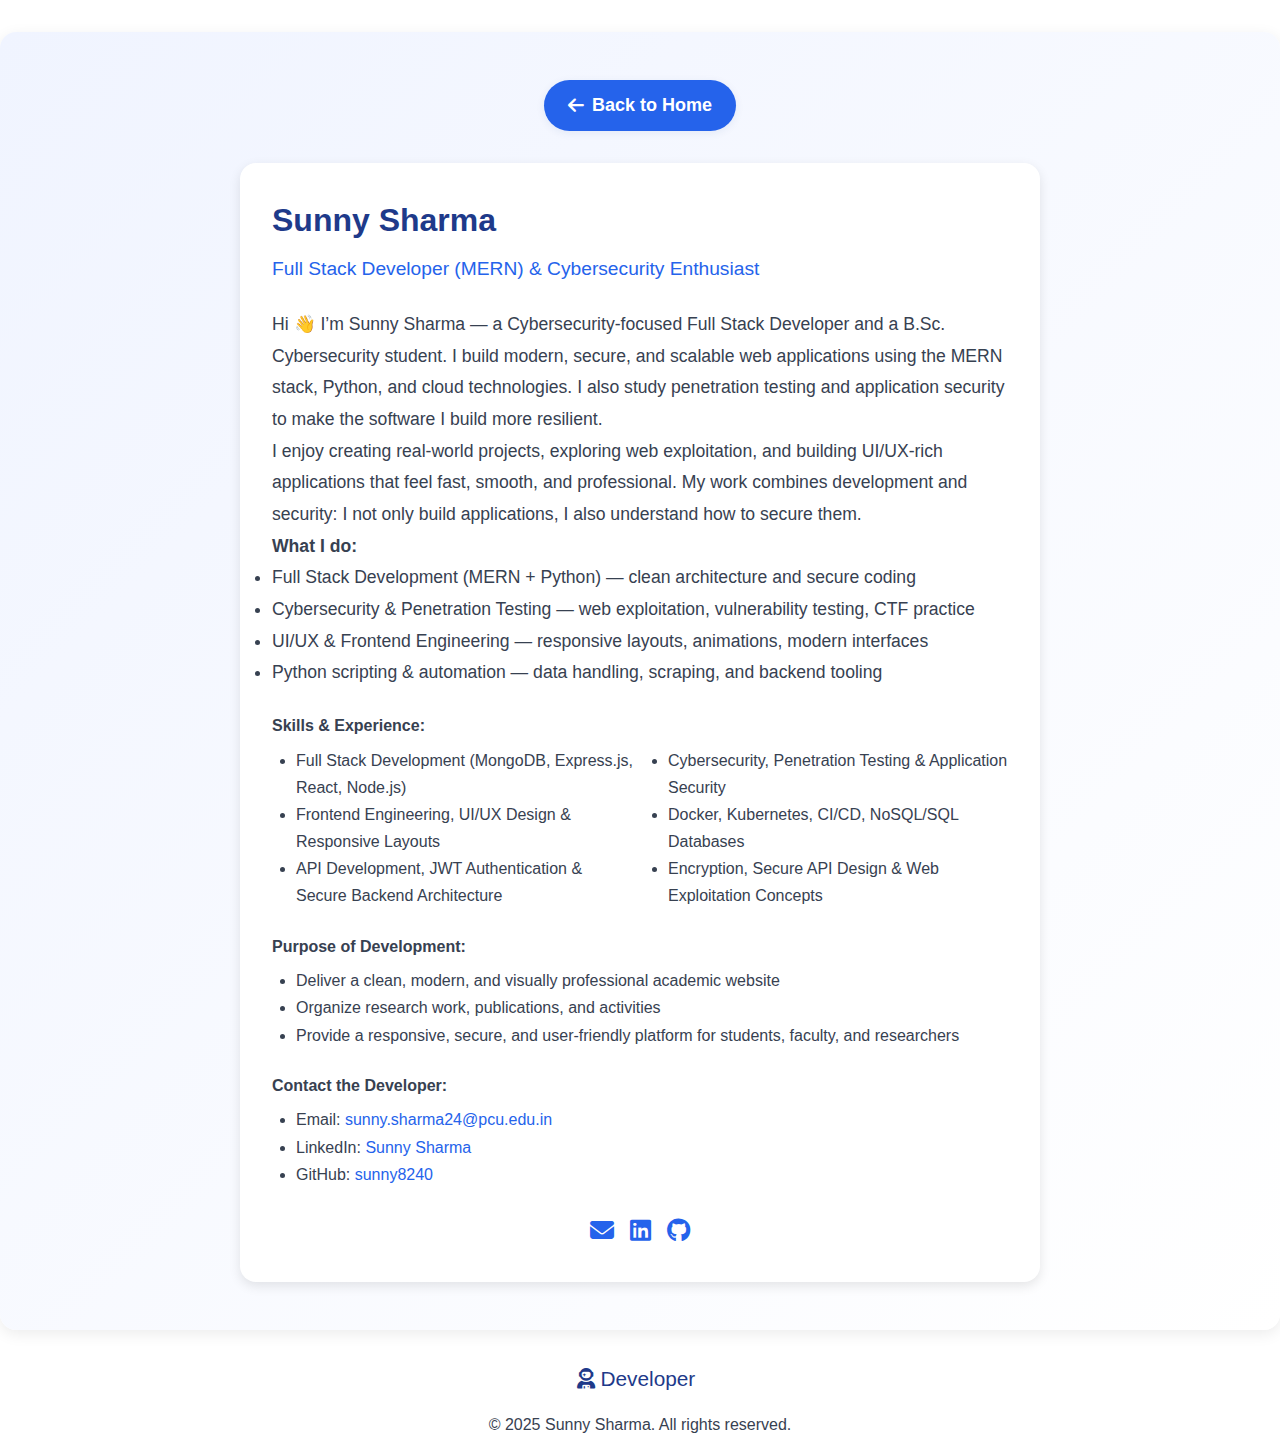
<file: pages/developer.html>
<!DOCTYPE html>
<html lang="en">
<head>
  <meta charset="UTF-8">
  <meta name="viewport" content="width=device-width, initial-scale=1.0">
  <title>Developer - Sunny Sharma</title>
  <link rel="icon" href="/assect/personal/favIcon.png">
  <link rel="stylesheet" href="/css/styles.css">
  <link rel="stylesheet" href="https://cdnjs.cloudflare.com/ajax/libs/font-awesome/6.4.0/css/all.min.css">
  
  <style>
    .developer-section {
      background: linear-gradient(135deg, #f0f4ff 0%, #ffffff 100%);
      padding: 3rem 1rem;
      margin-top: 2rem;
      border-radius: 1rem;
      box-shadow: 0 4px 15px rgba(0, 0, 0, 0.08);
    }
    .developer-card {
      background: #fff;
      border-radius: 1rem;
      padding: 2rem;
      box-shadow: 0 4px 12px rgba(0, 0, 0, 0.1);
      max-width: 800px;
      margin: 0 auto;
    }
    .developer-header {
      display: flex;
      align-items: center;
      gap: 1.5rem;
      margin-bottom: 1.5rem;
    }
    .developer-title {
      font-size: 2rem;
      font-weight: 700;
      color: #1e3a8a;
      margin-bottom: 0.5rem;
    }
    .developer-role {
      font-size: 1.2rem;
      color: #2563eb;
      font-weight: 500;
    }
    .developer-description {
      font-size: 1.1rem;
      color: #374151;
      margin-bottom: 1.5rem;
      line-height: 1.8;
    }
    .developer-skills ul,
    .developer-purpose ul,
    .developer-contact ul {
      margin: 0.5rem 0 1.5rem 1.5rem;
      color: #374151;
      font-size: 1rem;
      line-height: 1.7;
    }
    .developer-skills ul {
      columns: 2;
      column-gap: 2rem;
    }
    .developer-contact a {
      color: #2563eb;
      text-decoration: none;
      word-break: break-word;
      transition: color 0.3s;
    }
    .developer-contact a:hover {
      color: #1e3a8a;
    }
    .developer-social {
      margin-top: 1.5rem;
      display: flex;
      gap: 1rem;
      justify-content: center;
    }
    .developer-social a {
      color: #2563eb;
      font-size: 1.5rem;
      transition: color 0.3s;
    }
    .developer-social a:hover {
      color: #1e3a8a;
    }
    @media (max-width: 768px) {
      .developer-card {
        padding: 1.5rem;
      }
      .developer-header {
        flex-direction: column;
        align-items: center;
        gap: 1rem;
      }
      .developer-skills ul {
        columns: 1;
      }
    }
    @media (max-width: 480px) {
      .developer-title {
        font-size: 1.8rem;
      }
      .developer-role {
        font-size: 1rem;
      }
      .developer-description {
        font-size: 1rem;
      }
      .developer-social {
        flex-wrap: wrap;
        gap: 0.5rem;
      }
    }
  </style>
</head>
<body>
  <section class="developer-section">
    <div style="text-align:center; margin-bottom:2rem;">
      <a href="/index.html" class="btn btn-primary" style="display:inline-flex;align-items:center;gap:0.5rem;padding:0.7rem 1.5rem;border-radius:9999px;background:#2563eb;color:#fff;text-decoration:none;font-weight:600;transition:background 0.3s;box-shadow:0 2px 8px rgba(30,58,138,0.08);">
        <i class="fas fa-arrow-left"></i> Back to Home
      </a>
    </div>
    <div class="developer-card">
      <div class="developer-header">
        <div>
          <div class="developer-title">Sunny Sharma</div>
          <div class="developer-role">Full Stack Developer (MERN) & Cybersecurity Enthusiast</div>
        </div>
      </div>
      <div class="developer-description">
        <p>Hi 👋 I’m Sunny Sharma — a Cybersecurity-focused Full Stack Developer and a B.Sc. Cybersecurity student. I build modern, secure, and scalable web applications using the MERN stack, Python, and cloud technologies. I also study penetration testing and application security to make the software I build more resilient.</p>
        <p>I enjoy creating real-world projects, exploring web exploitation, and building UI/UX-rich applications that feel fast, smooth, and professional. My work combines development and security: I not only build applications, I also understand how to secure them.</p>
        <p><strong>What I do:</strong></p>
        <ul>
          <li>Full Stack Development (MERN + Python) — clean architecture and secure coding</li>
          <li>Cybersecurity & Penetration Testing — web exploitation, vulnerability testing, CTF practice</li>
          <li>UI/UX & Frontend Engineering — responsive layouts, animations, modern interfaces</li>
          <li>Python scripting & automation — data handling, scraping, and backend tooling</li>
        </ul>
      </div>
      <div class="developer-skills">
        <strong>Skills & Experience:</strong>
        <ul>
          <li>Full Stack Development (MongoDB, Express.js, React, Node.js)</li>
          <li>Frontend Engineering, UI/UX Design & Responsive Layouts</li>
          <li>API Development, JWT Authentication & Secure Backend Architecture</li>
          <li>Cybersecurity, Penetration Testing & Application Security</li>
          <li>Docker, Kubernetes, CI/CD, NoSQL/SQL Databases</li>
          <li>Encryption, Secure API Design & Web Exploitation Concepts</li>
        </ul>
      </div>
      <div class="developer-purpose">
        <strong>Purpose of Development:</strong>
        <ul>
          <li>Deliver a clean, modern, and visually professional academic website</li>
          <li>Organize research work, publications, and activities</li>
          <li>Provide a responsive, secure, and user-friendly platform for students, faculty, and researchers</li>
        </ul>
      </div>
      <div class="developer-contact">
        <strong>Contact the Developer:</strong>
        <ul>
          <li>Email: <a href="mailto:sunny.sharma24@pcu.edu.in">sunny.sharma24@pcu.edu.in</a></li>
          <li>LinkedIn: <a href="https://www.linkedin.com/in/sunny-sharma-4b75a6325" target="_blank">Sunny Sharma</a></li>
          <li>GitHub: <a href="https://github.com/sunny8240" target="_blank">sunny8240</a></li>
        </ul>
        <div class="developer-social">
          <a href="mailto:sunny.sharma24@pcu.edu.in" title="Email" aria-label="Email"><i class="fas fa-envelope"></i></a>
          <a href="https://www.linkedin.com/in/sunny-sharma-4b75a6325" title="LinkedIn" target="_blank" aria-label="LinkedIn"><i class="fab fa-linkedin"></i></a>
          <a href="https://github.com/sunny8240" title="GitHub" target="_blank" aria-label="GitHub"><i class="fab fa-github"></i></a>
        </div>
        
        
      </div>
    </div>
  </section>
  <footer class="footer" style="margin-top: 2rem;">
    <div class="container" style="text-align: center;">
      <a href="/pages/developer.html" style="color: #1e3a8a; text-decoration: none; font-size: 1.3rem; margin-right: 0.5rem;">
        <i class="fas fa-user-astronaut"></i> Developer
      </a>
      <p style="margin-top: 1rem; color: #374151;">&copy; 2025 Sunny Sharma. All rights reserved.</p>
    </div>
  </footer>
</body>
</html>
</file>
<file: css/styles.css>
* {
    margin: 0;
    padding: 0;
    box-sizing: border-box;
}

html {
    scroll-behavior: smooth;
}

body {
    font-family: -apple-system, BlinkMacSystemFont, 'Segoe UI', 'Roboto', 'Helvetica', 'Arial', sans-serif;
    line-height: 1.6;
    color: #374151;
    background: #ffffff;
    overflow-x: hidden;
}

a {
    text-decoration: none;
    color: inherit;
}

button {
    border: none;
    background: none;
    cursor: pointer;
    font-family: inherit;
}

img {
    max-width: 100%;
    display: block;
}

#navigation {
    position: sticky;
    top: 0;
    z-index: 1000;
    background: rgba(255, 255, 255, 0.8);
    backdrop-filter: blur(20px);
    border-bottom: 1px solid #f3e8ff;
    box-shadow: 0 4px 6px -1px rgba(0, 0, 0, 0.1);
}

.nav-container {
    max-width: 1280px;
    margin: 0 auto;
    padding: 0 1rem;
}

.nav-content {
    display: flex;
    justify-content: space-between;
    align-items: center;
    height: 5rem;
}

.nav-logo {
    display: flex;
    align-items: center;
    gap: 0.75rem;
    transition: transform 0.3s;
}

.nav-logo:hover {
    transform: scale(1.02);
}

.logo-icon {
    width: 3rem;
    height: 3rem;
    background: linear-gradient(135deg, #0369a1 0%, #0891b2 100%);
    border-radius: 0.75rem;
    display: flex;
    align-items: center;
    justify-content: center;
    box-shadow: 0 10px 15px -3px rgba(0, 0, 0, 0.1);
    transition: box-shadow 0.3s;
}

.nav-logo:hover .logo-icon {
    box-shadow: 0 20px 25px -5px rgba(0, 0, 0, 0.1);
}

.logo-icon svg {
    width: 1.75rem;
    height: 1.75rem;
    color: white;
}

.logo-name {
    font-size: 1.125rem;
    font-weight: 600;
    background: linear-gradient(to right, #0369a1, #0891b2);
    -webkit-background-clip: text;
    -webkit-text-fill-color: transparent;
    background-clip: text;
}

.logo-name-mobile {
    display: none;
    font-size: 1.125rem;
    font-weight: 600;
    background: linear-gradient(to right, #0369a1, #0891b2);
    -webkit-background-clip: text;
    -webkit-text-fill-color: transparent;
    background-clip: text;
}

.logo-subtitle {
    font-size: 0.75rem;
    color: #6b7280;
    display: none;
}

.nav-links {
    display: none;
    gap: 0.5rem;
}

.nav-link {
    position: relative;
    padding: 0.55rem 1.1rem;
    border-radius: 9999px;
    transition: transform 0.22s ease, box-shadow 0.22s ease, color 0.22s ease;
    color: #374151;
    font-weight: 600;
    background: transparent;
    -webkit-backdrop-filter: blur(6px);
    backdrop-filter: blur(6px);
}

.nav-link::after {
    content: '';
    position: absolute;
    left: 12%;
    right: 12%;
    bottom: -6px;
    height: 3px;
    border-radius: 9999px;
    background: linear-gradient(90deg, rgba(3,105,161,0.12), rgba(8,145,178,0.22));
    transform: scaleX(0);
    transform-origin: center;
    transition: transform 0.32s cubic-bezier(.2,.9,.2,1), opacity 0.32s;
    opacity: 0;
}

.nav-link:hover {
    transform: translateY(-2px);
    box-shadow: 0 8px 18px rgba(3,105,161,0.06);
    color: #044e66;
}

.nav-link.active {
    color: white;
    background: linear-gradient(135deg, #6d28d9 0%, #ec4899 100%);
    box-shadow: 0 12px 35px rgba(109,40,217,0.18), 0 2px 6px rgba(0,0,0,0.08) inset;
    transform: translateY(-1px) scale(1.02);
    border: 1px solid rgba(255,255,255,0.14);
}

.nav-link.active::after {
    transform: scaleX(1);
    opacity: 1;
    background: linear-gradient(90deg, #fbbf24 0%, #f97316 100%);
}

.mobile-menu-btn {
    padding: 0.5rem;
    border-radius: 0.5rem;
    color: #0369a1;
    transition: background 0.3s;
}

.mobile-menu-btn:hover {
    background: #e0f2fe;
}

.mobile-menu-btn svg {
    width: 1.5rem;
    height: 1.5rem;
}

.mobile-nav {
    display: none;
    padding: 1rem 0;
}

.mobile-nav.active {
    display: flex;
    flex-direction: column;
    gap: 0.5rem;
}

.mobile-nav-link {
    display: block;
    padding: 0.75rem 1rem;
    border-radius: 0.5rem;
    transition: all 0.3s;
    color: #374151;
    font-weight: 500;
}

.mobile-nav-link:hover {
    background: #e0f2fe;
    color: #0369a1;
}

.mobile-nav-link.active {
    background: linear-gradient(135deg, #6d28d9 0%, #ec4899 100%);
    color: white;
    box-shadow: 0 10px 20px rgba(109,40,217,0.12);
}

#mainContent {
    min-height: calc(100vh - 5rem);
}

.page-loader {
    position: fixed;
    top: 0; left: 0; right: 0; bottom: 0;
    z-index: 2000;
    display: flex;
    align-items: center;
    justify-content: center;
    background: rgba(255,255,255,0.85);
    pointer-events: none;
    opacity: 0;
    transition: opacity 0.32s cubic-bezier(.2,.9,.2,1);
}
.page-loader.visible {
    opacity: 1;
    pointer-events: auto;
}
.shimmer {
    width: 120px;
    height: 18px;
    border-radius: 9999px;
    background: linear-gradient(90deg, #f3f4f6 25%, #e5e7eb 50%, #f3f4f6 75%);
    background-size: 200% 100%;
    animation: shimmerMove 1.2s infinite linear;
}
@keyframes shimmerMove {
    0% { background-position: 200% 0; }
    100% { background-position: -200% 0; }
}

.page {
    display: none;
}

.page.active {
    display: block;
}

.page-enter {
    animation: pageEnter 420ms cubic-bezier(.2,.9,.2,1) forwards;
}

.page-exit {
    animation: pageExit 320ms cubic-bezier(.2,.9,.2,1) forwards;
}

@keyframes pageEnter {
    from { opacity: 0; transform: translateY(8px) scale(0.996); }
    to   { opacity: 1; transform: translateY(0) scale(1); }
}

@keyframes pageExit {
    from { opacity: 1; transform: translateY(0) scale(1); }
    to   { opacity: 0; transform: translateY(-6px) scale(0.996); }
}

@keyframes fadeIn {
    from {
        opacity: 0;
        transform: translateY(20px);
    }
    to {
        opacity: 1;
        transform: translateY(0);
    }
}

.container {
    max-width: 1280px;
    margin: 0 auto;
    padding: 0 1rem;
}

.section {
    padding: 5rem 0;
}

.gradient-bg {
    background: linear-gradient(135deg, #f0f9ff 0%, #e0f2fe 50%, #cffafe 100%);
}

.gradient-text {
    background: linear-gradient(to right, #0369a1, #0891b2);
    -webkit-background-clip: text;
    -webkit-text-fill-color: transparent;
    background-clip: text;
}

.gradient-blue-text {
    background: linear-gradient(to right, #0891b2, #06b6d4);
    -webkit-background-clip: text;
    -webkit-text-fill-color: transparent;
    background-clip: text;
}

.card {
    background: rgba(255, 255, 255, 0.8);
    backdrop-filter: blur(10px);
    border-radius: 1.5rem;
    padding: 2rem;
    box-shadow: 0 10px 15px -3px rgba(0, 0, 0, 0.1);
    border: 1px solid #a5f3fc;
    transition: all 0.3s;
}

.card:hover {
    box-shadow: 0 20px 25px -5px rgba(0, 0, 0, 0.1);
    transform: translateY(-4px);
}

@keyframes float {
    0%, 100% {
        transform: translateY(0px);
    }
    50% {
        transform: translateY(-20px);
    }
}

.animate-float {
    animation: float 3s ease-in-out infinite;
}

@keyframes pulse {
    0%, 100% {
        opacity: 1;
    }
    50% {
        opacity: 0.5;
    }
}

#footer {
    position: relative;
    overflow: hidden;
    margin-top: 4rem;
}

.footer-gradient {
    position: absolute;
    inset: 0;
    background: linear-gradient(135deg, #1e293b 0%, #334155 50%, #475569 100%);
}

.footer-content {
    position: relative;
    max-width: 1280px;
    margin: 0 auto;
    padding: 4rem 1rem 2rem;
    color: white;
}

.footer-grid {
    display: grid;
    grid-template-columns: 1fr;
    gap: 2.5rem;
    margin-bottom: 2.5rem;
    padding-bottom: 2.5rem;
    border-bottom: 1px solid rgba(255, 255, 255, 0.1);
}

.footer-section {
    display: flex;
    flex-direction: column;
    gap: 1rem;
}

.footer-heading {
    font-size: 1.1rem;
    font-weight: 600;
    display: flex;
    align-items: center;
    gap: 0.75rem;
    color: #f1f5f9;
    text-transform: uppercase;
    letter-spacing: 0.05em;
}

.footer-heading i[data-lucide] {
    width: 1.5rem;
    height: 1.5rem;
    color: #0891b2;
}

.footer-text {
    color: #cbd5e1;
    line-height: 1.7;
    font-size: 0.95rem;
}

.footer-specialization {
    color: #94a3b8;
    font-size: 0.875rem;
    font-style: italic;
}

/* Contact List */
.footer-contact-list {
    display: flex;
    flex-direction: column;
    gap: 0.875rem;
}

.footer-contact-item {
    display: flex;
    align-items: center;
    gap: 0.75rem;
    color: #cbd5e1;
    transition: all 0.3s ease;
    cursor: pointer;
}

.footer-contact-item:hover {
    color: #f1f5f9;
    transform: translateX(4px);
}

.footer-contact-item i[data-lucide] {
    color: #0891b2;
    flex-shrink: 0;
}

.footer-contact-item a {
    color: inherit;
    transition: color 0.3s ease;
}

.footer-contact-item a:hover {
    color: #0891b2;
}

.footer-social-links {
    display: flex;
    gap: 0.75rem;
    flex-wrap: wrap;
}

.footer-social-links a {
    width: 2.75rem;
    height: 2.75rem;
    display: inline-flex;
    align-items: center;
    justify-content: center;
    border-radius: 0.5rem;
    background: rgba(8, 145, 178, 0.1);
    transition: all 0.3s ease;
    border: 1px solid rgba(8, 145, 178, 0.2);
}

.footer-social-links a:hover {
    background: linear-gradient(135deg, #0369a1, #0891b2);
    border-color: #0891b2;
    transform: translateY(-3px);
    box-shadow: 0 8px 16px rgba(8, 145, 178, 0.3);
}

.footer-social-links a:focus {
    outline: 2px solid rgba(8, 145, 178, 0.5);
    outline-offset: 2px;
}

.footer-social-links i[data-lucide] {
    width: 1.25rem;
    height: 1.25rem;
    color: #cbd5e1;
    transition: color 0.3s ease;
}

.footer-social-links a:hover i[data-lucide] {
    color: white;
}

.footer-bottom {
    padding-top: 1.5rem;
    border-top: 1px solid rgba(255, 255, 255, 0.1);
}

.footer-bottom-content {
    display: flex;
    flex-direction: column;
    gap: 1rem;
    align-items: center;
    text-align: center;
}

.footer-bottom p {
    color: #94a3b8;
    font-size: 0.875rem;
}

.footer-dev-link {
    display: inline-flex;
    align-items: center;
    gap: 0.5rem;
    padding: 0.6rem 1.2rem;
    background: rgba(8, 145, 178, 0.15);
    border-radius: 0.5rem;
    color: #e0f2fe;
    transition: all 0.3s ease;
    font-size: 0.9rem;
    font-weight: 500;
    border: 1px solid rgba(8, 145, 178, 0.3);
}

.footer-dev-link:hover {
    background: linear-gradient(135deg, #0369a1, #0891b2);
    color: white;
    transform: translateY(-2px);
    box-shadow: 0 6px 12px rgba(8, 145, 178, 0.2);
}

.footer-dev-link:focus {
    outline: 2px solid rgba(8, 145, 178, 0.5);
}

.footer-dev-link i[data-lucide] {
    width: 1.1rem;
    height: 1.1rem;
}

@media (min-width: 640px) {
    .logo-name-mobile {
        display: none;
    }
    
    .logo-name {
        display: block;
    }
}

@media (min-width: 768px) {
    .nav-links {
        display: flex;
    }
    
    .mobile-menu-btn {
        display: none;
    }
    
    .mobile-nav {
        display: none !important;
    }
    
    .footer-grid {
        grid-template-columns: repeat(3, 1fr);
        gap: 3.5rem;
    }
    
    .footer-bottom-content {
        flex-direction: row;
        justify-content: space-between;
        align-items: center;
    }
}

@media (min-width: 1024px) {
    .logo-subtitle {
        display: block;
    }
    
    .section {
        padding: 6rem 0;
    }
}

.hero-section {
    position: relative;
    min-height: 100vh;
    display: flex;
    align-items: center;
    overflow: hidden;
}

.hero-bg {
    position: absolute;
    inset: 0;
    background: linear-gradient(135deg, #f0f9ff 0%, #e0f2fe 50%, #cffafe 100%);
}

.hero-bg-blobs {
    position: absolute;
    width: 18rem;
    height: 18rem;
    border-radius: 50%;
    mix-blend-mode: multiply;
    filter: blur(64px);
    opacity: 0.3;
}

.blob-1 {
    background: #a5f3fc;
    top: 5rem;
    left: 5rem;
    animation: float 3s ease-in-out infinite;
}

.blob-2 {
    background: #7dd3fc;
    top: 10rem;
    right: 5rem;
    animation: float 3s ease-in-out infinite 2s;
}

.blob-3 {
    background: #06b6d4;
    bottom: 5rem;
    left: 50%;
    animation: float 3s ease-in-out infinite 4s;
}

.hero-content {
    position: relative;
    display: grid;
    grid-template-columns: 1fr;
    gap: 4rem;
    align-items: center;
}

.hero-text {
    display: flex;
    flex-direction: column;
    gap: 2rem;
}

.hero-badge {
    display: inline-flex;
    align-items: center;
    gap: 0.5rem;
    background: rgba(255, 255, 255, 0.8);
    backdrop-filter: blur(10px);
    padding: 0.5rem 1rem;
    border-radius: 9999px;
    box-shadow: 0 10px 15px -3px rgba(0, 0, 0, 0.1);
    width: fit-content;
}

.hero-badge svg {
    color: #0369a1;
    width: 1.25rem;
    height: 1.25rem;
}

.hero-badge span {
    color: #0369a1;
    font-weight: 500;
}

.hero-title {
    font-size: 3rem;
    font-weight: 700;
    line-height: 1.1;
    background: linear-gradient(to right, #0369a1, #0891b2, #06b6d4);
    -webkit-background-clip: text;
    -webkit-text-fill-color: transparent;
    background-clip: text;
}

.hero-subtitle {
    font-size: 1.25rem;
    color: #374151;
}

.hero-subtitle-item {
    display: flex;
    align-items: center;
    gap: 0.5rem;
    margin-bottom: 0.5rem;
}

.hero-subtitle-item svg {
    color: #0369a1;
    width: 1.25rem;
    height: 1.25rem;
}

.hero-description {
    font-size: 1.125rem;
    color: #374151;
    line-height: 1.75;
}

.hero-description .highlight {
    color: #0369a1;
    font-weight: 600;
}

.hero-description .highlight-pink {
    color: #0891b2;
    font-weight: 600;
}

.hero-description .highlight-blue {
    color: #06b6d4;
    font-weight: 600;
}

.quick-links {
    display: grid;
    grid-template-columns: repeat(2, 1fr);
    gap: 1rem;
    margin-bottom: 5px;
}

.quick-link-card {
    position: relative;
    background: white;
    padding: 1.5rem;
    border-radius: 1rem;
    box-shadow: 0 10px 15px -3px rgba(0, 0, 0, 0.1);
    transition: all 0.3s;
    overflow: hidden;
}

.quick-link-card:hover {
    box-shadow: 0 20px 25px -5px rgba(0, 0, 0, 0.1);
    transform: translateY(-8px);
}

.quick-link-gradient {
    position: absolute;
    inset: 0;
    opacity: 0;
    transition: opacity 0.3s;
}

.quick-link-card:hover .quick-link-gradient {
    opacity: 0.1;
}

.quick-link-icon {
    position: relative;
    margin-bottom: 0.75rem;
}

.quick-link-icon svg {
    width: 2rem;
    height: 2rem;
    color: #0369a1;
}

.quick-link-text {
    position: relative;
    color: #1f2937;
    font-weight: 600;
}

.hero-photo {
    display: flex;
    justify-content: center;
}

.photo-wrapper {
    position: relative;
    width: 20rem;
    height: 20rem;
}

.photo-blur {
    position: absolute;
    inset: 0;
    background: linear-gradient(to right, #0369a1, #0891b2);
    border-radius: 1.5rem;
    filter: blur(48px);
    opacity: 0.3;
}

.photo-container {
    position: relative;
    width: 100%;
    height: 100%;
    background: linear-gradient(135deg, #e0f2fe, #cffafe);
    border-radius: 1.5rem;
    box-shadow: 0 20px 25px -5px rgba(0, 0, 0, 0.1);
    overflow: hidden;
    border: 4px solid white;
}

.photo-placeholder {
    width: 100%;
    height: 100%;
    display: flex;
    align-items: center;
    justify-content: center;
    font-size: 4rem;
}

.photo-overlay {
    position: absolute;
    bottom: 0;
    left: 0;
    right: 0;
    background: linear-gradient(to top, rgba(88, 28, 135, 0.9), transparent);
    padding: 1.5rem;
    color: white;
}

.photo-overlay-title {
    font-size: 0.875rem;
    margin-bottom: 0.25rem;
}

.photo-overlay-subtitle {
    font-size: 0.75rem;
    color: #e9d5ff;
}

.stats-section {
    padding: 5rem 0;
    background: white;
}

.stats-grid {
    display: grid;
    grid-template-columns: repeat(2, 1fr);
    gap: 2rem;
}

.stat-card {
    text-align: center;
    transition: transform 0.3s;
}

.stat-card:hover {
    transform: scale(1.05);
}

.stat-icon {
    display: inline-flex;
    align-items: center;
    justify-content: center;
    width: 5rem;
    height: 5rem;
    border-radius: 1rem;
    background: linear-gradient(135deg, #0369a1, #0891b2);
    box-shadow: 0 10px 15px -3px rgba(0, 0, 0, 0.1);
    margin-bottom: 1rem;
    transition: transform 0.3s;
}

.stat-card:hover .stat-icon {
    transform: scale(1.1);
}

.stat-icon svg {
    width: 2rem;
    height: 2rem;
    color: white;
}

.stat-value {
    font-size: 2.25rem;
    font-weight: 700;
    color: #1f2937;
    margin-bottom: 0.5rem;
}

.stat-label {
    color: #6b7280;
    font-size: 1rem;
}

.section-header {
    text-align: center;
    margin-bottom: 3rem;
}

.section-title {
    font-size: 2.25rem;
    font-weight: 700;
    margin-bottom: 1rem;
    background: linear-gradient(to right, #0369a1, #0891b2);
    -webkit-background-clip: text;
    -webkit-text-fill-color: transparent;
    background-clip: text;
}

.section-divider {
    width: 6rem;
    height: 4px;
    background: linear-gradient(to right, #0369a1, #0891b2);
    margin: 0 auto 1.5rem;
    border-radius: 9999px;
}

.section-description {
    font-size: 1.125rem;
    color: #374151;
    max-width: 48rem;
    margin: 0 auto;
    line-height: 1.75;
}

.grid-2 {
    display: grid;
    grid-template-columns: 1fr;
    gap: 1.5rem;
}

.grid-3 {
    display: grid;
    grid-template-columns: 1fr;
    gap: 1.5rem;
}

.grid-4 {
    display: grid;
    grid-template-columns: repeat(2, 1fr);
    gap: 1rem;
}

.expertise-card {
    text-align: center;
    padding: 1.5rem;
    background: white;
    border-radius: 1rem;
    box-shadow: 0 10px 15px -3px rgba(0, 0, 0, 0.1);
    border: 1px solid #a5f3fc;
    transition: all 0.3s;
}

.expertise-card:hover {
    box-shadow: 0 20px 25px -5px rgba(0, 0, 0, 0.1);
    transform: translateY(-8px);
}

.expertise-icon {
    font-size: 2.5rem;
    margin-bottom: 0.75rem;
    width: 4rem;
    height: 4rem;
    display: flex;
    align-items: center;
    justify-content: center;
    margin: 0 auto 0.75rem;
    border-radius: 1rem;
}

.expertise-title {
    color: #1f2937;
    font-weight: 600;
}

.highlights-grid {
    display: grid;
    grid-template-columns: 1fr;
    gap: 2rem;
}

.highlight-card {
    position: relative;
    background: white;
    border-radius: 1rem;
    box-shadow: 0 10px 15px -3px rgba(0, 0, 0, 0.1);
    padding: 2rem;
    transition: all 0.3s;
    overflow: hidden;
}

.highlight-card:hover {
    box-shadow: 0 20px 25px -5px rgba(0, 0, 0, 0.1);
    transform: translateY(-8px);
}

.highlight-accent {
    position: absolute;
    top: 0;
    right: 0;
    width: 8rem;
    height: 8rem;
    border-bottom-left-radius: 9999px;
    background: linear-gradient(135deg, #0369a1, #0891b2);
    opacity: 0.1;
}

.highlight-content {
    position: relative;
}

.highlight-icon-wrapper {
    width: 3.5rem;
    height: 3.5rem;
    border-radius: 1rem;
    display: flex;
    align-items: center;
    justify-content: center;
    margin-bottom: 1rem;
    background: linear-gradient(135deg, #0369a1, #0891b2);
}

.highlight-icon-wrapper svg {
    width: 1.75rem;
    height: 1.75rem;
    color: white;
}

.highlight-title {
    font-size: 1.25rem;
    color: #1f2937;
    margin-bottom: 0.75rem;
    font-weight: 600;
}

.highlight-description {
    color: #6b7280;
    line-height: 1.75;
}

.contact-grid {
    display: grid;
    grid-template-columns: 1fr;
    gap: 2rem;
}

.form-group {
    margin-bottom: 1.5rem;
}

.form-label {
    display: block;
    color: #374151;
    margin-bottom: 0.5rem;
    font-weight: 500;
}

.form-input,
.form-textarea {
    width: 100%;
    padding: 0.875rem 1rem;
    border: 1px solid #a5f3fc;
    border-radius: 0.75rem;
    font-family: inherit;
    font-size: 1rem;
    transition: all 0.3s;
    background: white;
}

.form-input:focus,
.form-textarea:focus {
    outline: none;
    border-color: #0369a1;
    box-shadow: 0 0 0 3px rgba(3, 105, 161, 0.1);
}

.form-input:invalid {
    border-color: #ef4444;
}

.form-textarea {
    resize: vertical;
    min-height: 150px;
}

.form-error {
    color: #ef4444;
    font-size: 0.875rem;
    margin-top: 0.25rem;
    display: block;
    min-height: 1.25rem;
}

.form-submit-btn {
    display: inline-flex;
    align-items: center;
    justify-content: center;
    gap: 0.5rem;
    width: 100%;
}

.btn {
    display: inline-flex;
    align-items: center;
    justify-content: center;
    gap: 0.5rem;
    padding: 1rem 2rem;
    border-radius: 0.75rem;
    font-weight: 600;
    font-size: 1.125rem;
    transition: all 0.3s;
    cursor: pointer;
}

.btn-primary {
    background: linear-gradient(to right, #0369a1, #0891b2);
    color: white;
    box-shadow: 0 10px 15px -3px rgba(0, 0, 0, 0.1);
}

.btn-primary:hover {
    box-shadow: 0 20px 25px -5px rgba(0, 0, 0, 0.1);
    transform: translateY(-2px);
}

.btn-primary svg {
    width: 1.25rem;
    height: 1.25rem;
}

.btn-whatsapp {
    background: linear-gradient(to right, #10b981, #059669);
    color: white;
    box-shadow: 0 10px 15px -3px rgba(0, 0, 0, 0.1);
}

.btn-whatsapp:hover {
    box-shadow: 0 20px 25px -5px rgba(0, 0, 0, 0.1);
    transform: translateY(-2px);
}

.whatsapp-card {
    background: linear-gradient(to right, #10b981, #059669);
    border-radius: 1.5rem;
    padding: 2rem;
    color: white;
    box-shadow: 0 10px 15px -3px rgba(0, 0, 0, 0.1);
    transition: all 0.3s;
}

.whatsapp-card:hover {
    box-shadow: 0 20px 25px -5px rgba(0, 0, 0, 0.1);
}

.whatsapp-header {
    display: flex;
    align-items: center;
    gap: 1rem;
    margin-bottom: 1rem;
}

.whatsapp-icon {
    width: 3.5rem;
    height: 3.5rem;
    background: rgba(255, 255, 255, 0.2);
    border-radius: 1rem;
    display: flex;
    align-items: center;
    justify-content: center;
}

.whatsapp-icon svg {
    width: 1.75rem;
    height: 1.75rem;
}

.whatsapp-title {
    font-size: 1.5rem;
    font-weight: 600;
}

.whatsapp-subtitle {
    color: #d1fae5;
    font-size: 0.875rem;
}

.whatsapp-description {
    color: #d1fae5;
    margin-bottom: 1.5rem;
    line-height: 1.75;
}

.contact-info-card {
    display: flex;
    align-items: flex-start;
    gap: 1rem;
    cursor: pointer;
    transition: transform 0.3s;
}

.contact-info-card:hover {
    transform: scale(1.02);
}

.contact-info-icon {
    width: 3.5rem;
    height: 3.5rem;
    border-radius: 1rem;
    display: flex;
    align-items: center;
    justify-content: center;
    box-shadow: 0 10px 15px -3px rgba(0, 0, 0, 0.1);
    transition: transform 0.3s;
    background: linear-gradient(135deg, #0369a1, #0891b2);
}

.contact-info-card:hover .contact-info-icon {
    transform: scale(1.1);
}

.contact-info-icon svg {
    width: 1.5rem;
    height: 1.5rem;
    color: white;
}

.contact-info-label {
    color: #6b7280;
    margin-bottom: 0.25rem;
    font-size: 0.875rem;
}

.contact-info-value {
    font-size: 1.125rem;
    color: #0369a1;
    transition: color 0.3s;
}

.contact-info-card:hover .contact-info-value {
    color: #0891b2;
}

.social-links-grid {
    display: flex;
    gap: 0.75rem;
    align-items: center;
    flex-wrap: wrap;
}

.social-link {
    display: flex;
    align-items: center;
    justify-content: space-between;
    padding: 1rem;
    background: linear-gradient(to right, #e0f2fe, #cffafe);
    border-radius: 1rem;
    border: 1px solid #a5f3fc;
    transition: all 0.3s;
}

.social-link:hover {
    box-shadow: 0 10px 15px -3px rgba(0, 0, 0, 0.1);
    transform: translateY(-2px);
}

.social-link-content {
    display: flex;
    align-items: center;
    gap: 1rem;
}

.social-link-icon {
    width: 3rem;
    height: 3rem;
    border-radius: 0.75rem;
    display: flex;
    align-items: center;
    justify-content: center;
    box-shadow: 0 4px 6px -1px rgba(0, 0, 0, 0.1);
    transition: transform 0.3s;
    background: linear-gradient(135deg, #0369a1, #0891b2);
}

.social-link:hover .social-link-icon {
    transform: scale(1.1);
}

.social-link-icon svg {
    width: 1.25rem;
    height: 1.25rem;
    color: white;
}

.social-link-arrow {
    color: #9ca3af;
    transition: color 0.3s;
}

.social-link:hover .social-link-arrow {
    color: #0369a1;
}

.social-link-arrow svg {
    width: 1.25rem;
    height: 1.25rem;
}

.social-icon-btn {
    width: 3.25rem;
    height: 3.25rem;
    display: inline-flex;
    align-items: center;
    justify-content: center;
    border-radius: 9999px;
    color: white;
    text-decoration: none;
    box-shadow: 0 8px 18px rgba(2,6,23,0.06);
    transition: transform 0.14s ease, box-shadow 0.14s ease, filter 0.14s ease;
}

.social-icon-btn i {
    width: 1.25rem;
    height: 1.25rem;
    display: block;
}

.social-icon-btn:hover {
    transform: translateY(-5px);
    box-shadow: 0 14px 30px rgba(2,6,23,0.12);
    filter: brightness(1.03);
}

.social-icon-btn:focus {
    outline: 3px solid rgba(99,102,241,0.18);
    outline-offset: 3px;
}

.sr-only { 
    position: absolute; 
    width: 1px; 
    height: 1px; 
    padding: 0; 
    margin: -1px; 
    overflow: hidden; 
    clip: rect(0,0,0,0); 
    white-space: nowrap; 
    border: 0;
}

.timeline {
    display: flex;
    flex-direction: column;
    gap: 1.5rem;
}

.timeline-item {
    position: relative;
    padding-left: 3rem;
}

.timeline-icon {
    position: absolute;
    left: 0;
    top: 0;
    width: 2.5rem;
    height: 2.5rem;
    border-radius: 0.75rem;
    box-shadow: 0 10px 15px -3px rgba(0, 0, 0, 0.1);
    display: flex;
    align-items: center;
    justify-content: center;
}

.timeline-icon svg {
    width: 1.25rem;
    height: 1.25rem;
    color: white;
}

.timeline-content {
    background: linear-gradient(to right, #e0f2fe, #cffafe);
    padding: 1.5rem;
    border-radius: 1rem;
    border: 1px solid #a5f3fc;
    transition: all 0.3s;
}

.timeline-content:hover {
    box-shadow: 0 10px 15px -3px rgba(0, 0, 0, 0.1);
}

.timeline-title {
    font-size: 1.25rem;
    color: #1f2937;
    margin-bottom: 0.25rem;
    font-weight: 600;
}

.timeline-subtitle {
    color: #374151;
    margin-bottom: 0.5rem;
}

.timeline-meta {
    color: #0369a1;
    font-weight: 500;
}

@media (min-width: 640px) {
    .stats-grid {
        grid-template-columns: repeat(2, 1fr);
    }
}

@media (min-width: 768px) {
    .hero-title {
        font-size: 3.75rem;
    }
    
    .grid-2 {
        grid-template-columns: repeat(2, 1fr);
    }
    
    .grid-3 {
        grid-template-columns: repeat(3, 1fr);
    }
    
    .grid-4 {
        grid-template-columns: repeat(4, 1fr);
    }
    
    .stats-grid {
        grid-template-columns: repeat(4, 1fr);
    }
    
    .highlights-grid {
        grid-template-columns: repeat(3, 1fr);
    }
    
    .contact-grid {
        grid-template-columns: repeat(2, 1fr);
    }
}

@media (min-width: 1024px) {
    .hero-content {
        grid-template-columns: repeat(2, 1fr);
    }
    
    .photo-wrapper {
        width: 24rem;
        height: 24rem;
    }
}

.event-gallery-grid {
    display: grid;
    grid-template-columns: 1fr;
    gap: 1.5rem;
    margin-bottom: 2rem;
}

.event-card {
    position: relative;
    overflow: hidden;
    border-radius: 1rem;
    height: 16rem;
    box-shadow: 0 10px 15px -3px rgba(0, 0, 0, 0.1);
    transition: transform 0.35s ease, box-shadow 0.35s ease;
    background: #000;
    color: white;
}

.event-card:hover {
    transform: translateY(-4px);
    box-shadow: 0 25px 40px -10px rgba(0,0,0,0.25);
}

.event-card img.event-img {
    position: absolute;
    inset: 0;
    width: 100%;
    height: 100%;
    object-fit: cover;
    display: block;
    filter: saturate(1.05) contrast(1.02);
}

.event-card .event-overlay {
    position: absolute;
    inset: 0;
    display: flex;
    flex-direction: column;
    align-items: center;
    justify-content: center;
    text-align: center;
    padding: 1rem;
    background: linear-gradient(to top, rgba(17,24,39,0.55), rgba(17,24,39,0.15));
    opacity: 0;
    transform: translateY(8px);
    transition: opacity 0.28s ease, transform 0.28s ease;
}

.event-card .event-overlay h3 {
    font-size: 1.25rem;
    margin-top: 0.5rem;
}

.event-card .event-overlay p {
    color: rgba(255,255,255,0.85);
    font-size: 0.9rem;
    margin-top: 0.5rem;
}

.event-card:hover .event-overlay {
    opacity: 1;
    transform: translateY(0);
}

.footer-links {
    display: flex;
    gap: 0.75rem;
    align-items: center;
}

.footer-links a.social-link {
    display: inline-flex;
    align-items: center;
    justify-content: center;
    width: 44px;
    height: 44px;
    border-radius: 0.75rem;
    background: rgba(255,255,255,0.06);
    transition: transform 0.22s ease, background 0.22s ease;
    color: #ffffff;
}

.footer-links a.social-link i[data-lucide] {
    width: 20px;
    height: 20px;
    color: #e6e6e6;
}

.footer-links a.social-link:hover {
    transform: translateY(-4px) scale(1.05);
    background: linear-gradient(135deg, #9333ea, #ec4899);
}

.footer-links a.social-link:focus {
    outline: 2px solid rgba(255,255,255,0.12);
}

@media (min-width: 640px) {
    .event-gallery-grid {
        grid-template-columns: repeat(2, 1fr);
    }
}

@media (min-width: 768px) {
    .event-gallery-grid {
        grid-template-columns: repeat(3, 1fr);
    }
}

.event-major-grid {
    display: grid;
    grid-template-columns: 1fr;
    gap: 0;
}

.event-major .event-media {
    width: 100%;
    height: 18rem;
    overflow: hidden;
}

.event-major .event-media img {
    width: 100%;
    height: 100%;
    object-fit: cover;
    display: block;
    transition: transform 0.5s ease;
}

.event-major .event-media img:hover {
    transform: scale(1.03);
}

.event-major .event-details {
    padding: 1.5rem;
}

.event-major .event-title {
    font-size: 1.5rem;
    font-weight: 700;
    color: #1f2937;
    margin-bottom: 0.5rem;
}

.event-major .event-year {
    background: linear-gradient(to right, #faf5ff, #fce7f3);
    color: #7e22ce;
    padding: 0.4rem 0.8rem;
    border-radius: 9999px;
    white-space: nowrap;
}

.event-major .event-desc {
    color: #374151;
    line-height: 1.6;
    margin-bottom: 1rem;
}

.event-major .highlights-grid {
    display: grid;
    grid-template-columns: 1fr;
    gap: 0.6rem;
}

@media (min-width: 768px) {
    .event-major-grid {
        grid-template-columns: 1fr 1fr;
        align-items: stretch;
    }

    .event-major .event-media {
        height: auto;
        min-height: 22rem;
    }

    .event-major .event-details {
        padding: 2.5rem;
    }

    .event-major .highlights-grid {
        grid-template-columns: repeat(2, 1fr);
    }
}
</file>
